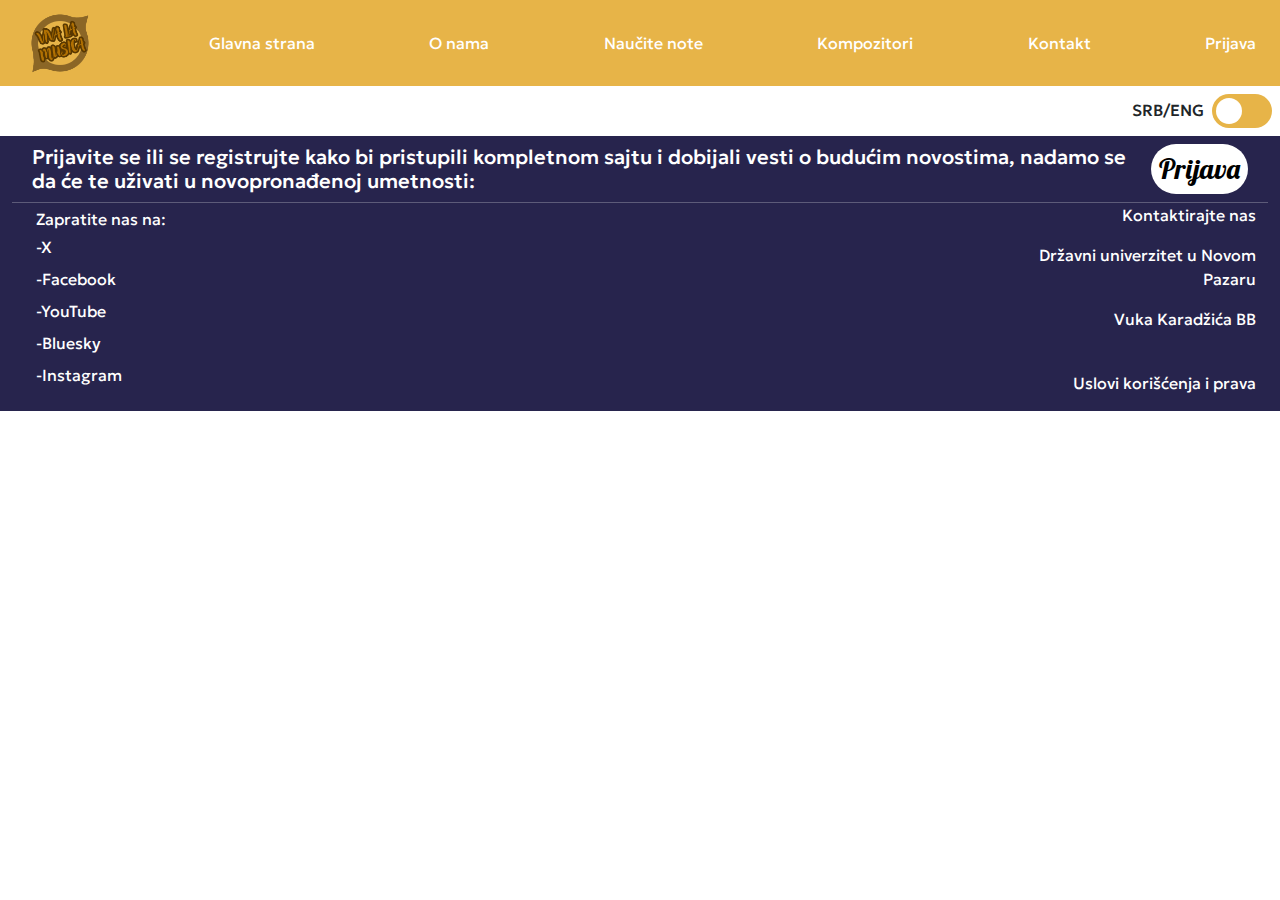
<file: kompozitori.html>
<!DOCTYPE html>
<html lang="en">
<head>
    <meta charset="UTF-8">
    <meta name="viewport" content="width=device-width, initial-scale=1.0">
    <link rel="stylesheet" href="style.css">
    <link rel="stylesheet" href="./material/css/bootstrap.css">
    <link rel="preconnect" href="https://fonts.googleapis.com">
    <link rel="preconnect" href="https://fonts.gstatic.com" crossorigin>
    <link href="https://fonts.googleapis.com/css2?family=Geologica:wght@100..900&family=Lobster&display=swap" rel="stylesheet">
    <title>Viva La Musica</title>
</head>
<body>
    <nav class="navbar container-fluid bg-primary navbar-expand-sm sticky-top" id="mainNavbar">
        <ul class="nav container-fluid justify-content-between px-lg-4 text-white">
            <li class="nav-item">
                <img id="logo" src="./material/Pictures/VIVA LA MUSICA LOGO.png" alt="Image Not Loaded"">
            </li>
            <li class="nav-item">
                <a href="./index.html">
                    <p name="sr" class="m-0">Glavna strana</p>
                    <p name="en" class="m-0">Main page</p>
                </a>
            </li>
            <li class="nav-item">
                <a href="./oNama.html">
                    <p name="sr" class="m-0">O nama</p>
                    <p name="en" class="m-0">About us</p>
                </a>
            </li>
            <li class="nav-item">
                <a href="./nauciteNote.html">
                    <p name="sr" class="m-0">Naučite note</p>
                    <p name="en" class="m-0">Learn music notes</p>
                </a>
            </li>
            <li class="nav-item">
                <a href="./kompozitori.html">
                    <p name="sr" class="m-0">Kompozitori</p>
                    <p name="en" class="m-0">Composers</p>
                </a>
            </li>
            <li class="nav-item">
                <a href="./kontakt.html">
                    <p name="sr" class="m-0">Kontakt</p>
                    <p name="en" class="m-0">Contact</p>
                </a>
            </li>
            <li class="nav-item" name="toLogIn">
                <p name="sr" class="m-0 cursor-pointer" data-bs-toggle="modal" data-bs-target="#logInModal">Prijava</p>
                <p name="en" class="m-0 cursor-pointer" data-bs-toggle="modal" data-bs-target="#logInModal">Log in</p>
            </li>
            <li class="nav-item" name="loggedIn">
                <p name="sr" class="m-0 cursor-pointer" onclick="logOut()">Odjava</p>
                <p name="en" class="m-0 cursor-pointer" onclick="logOut()">Log out</p>
            </li>
        </ul>
    </nav>
    <nav class="dropdown container-fluid bg-primary sticky-top" id="dropdownNavbar">
        <button class="btn bg-primary dropdown-toggle w-100" type="button" id="dropdownNabar" data-bs-toggle="dropdown" aria-haspopup="true" aria-expanded="false">
            <img id="logo" src="./material/Pictures/VIVA LA MUSICA LOGO.png" alt="Image Not Loaded">
        </button>
        <ul class="dropdown-menu container-fluid justify-content-center align-items-center text-center bg-primary px-lg-4" aria-labelledby="dropdownNabar">
            <li class="dropdown-item">
                <a href="./index.html">
                    <p name="sr" class="m-0">Glavna strana</p>
                    <p name="en" class="m-0">Main page</p>
                </a>
            </li>
            <li class="dropdown-item">
                <a href="./oNama.html">
                    <p name="sr" class="m-0">O nama</p>
                    <p name="en" class="m-0">About us</p>
                </a>
            </li>
            <li class="dropdown-item">
                <a href="./nauciteNote.html">
                    <p name="sr" class="m-0">Naučite note</p>
                    <p name="en" class="m-0">Learn music notes</p>
                </a>
            </li>
            <li class="dropdown-item">
                <a href="./kompozitori.html">
                    <p name="sr" class="m-0">Kompozitori</p>
                    <p name="en" class="m-0">Composers</p>
                </a>
            </li>
            <li class="dropdown-item">
                <a href="./kontakt.html">
                    <p name="sr" class="m-0">Kontakt</p>
                    <p name="en" class="m-0">Contact</p>
                </a>
            </li>
            <li class="dropdown-item" name="toLogIn">
                <p name="sr" class="m-0 cursor-pointer" data-bs-toggle="modal" data-bs-target="#logInModal">Prijava</p>
                <p name="en" class="m-0 cursor-pointer" data-bs-toggle="modal" data-bs-target="#logInModal">Log in</p>
            </li>
            <li class="dropdown-item" name="loggedIn">
                <p name="sr" class="m-0 cursor-pointer" onclick="logOut()">Odjava</p>
                <p name="en" class="m-0 cursor-pointer" onclick="logOut()">Log out</p>
            </li>
        </ul>
    </nav>
    <div class="container-fluid d-flex justify-content-end align-items-center p-2">
        <h6 class="m-0 pe-2">SRB/ENG</h6>
        <label class="switch ">
            <input type="checkbox" class="default" onclick="changeLanguage()">
            <span class="slider round"></span>
        </label>
    </div>
    <div class="container-fluid w-75" id="mainComposerContainer"></div>
    <div class="container-fluid d-flex bg-dark text-white flex-column">
        <div class="container-fluid d-flex justify-content-around align-items-center">
            <h5 name="sr" class="m-0 p-2">Prijavite se ili se registrujte kako bi pristupili kompletnom sajtu i dobijali vesti o budućim novostima, nadamo se da će te uživati u novopronađenoj umetnosti:</h5>
            <h5 name="en" class="m-0 p-2">Sign in or register to access the full site and receive news of future updates, we hope you enjoy the newfound art:</h5>
            <button class="border-0 bg-white rounded-5 p-2 m-2" data-bs-toggle="modal" data-bs-target="#logInModal">
                <h3 name="sr" class="m-0 cursor-pointer">Prijava</h3>
                <h3 name="en" class="m-0 cursor-pointer">Log in</g3>
            </button>
        </div>
        <hr class="m-0">
        <div class="container-fluid d-flex h">
            <div class="container-fluid d-flex flex-column justify-content-center">
                <p name="sr" class="m-0">Zapratite nas na:</p>
                <p name="en" class="m-0">Follow us on:</p>
                <ul class="list-unstyled lh-lg">
                    <li><a href="https://www.x.com/">-X</a></li>
                    <li><a href="https://www.facebook.com/">-Facebook</a></li>
                    <li><a href="https://www.youtube.com/">-YouTube</a></li>
                    <li><a href="https://bsky.app/">-Bluesky</a></li>
                    <li><a href="https://www.instagram.com/">-Instagram</a></li>
                </ul>
            </div>
            <div class="align-self-end text-end d-flex flex-column">
                <a href="./kontakt.html">
                    <p name="sr">Kontaktirajte nas</p>
                    <p name="en">Contact us</p>
                </a>
                <p name="sr">Državni univerzitet u Novom Pazaru</p>
                <p name="en">State university of Novi Pazar</p>
                <p>Vuka Karadžića BB</p>
                <br>
                <p name="sr">Uslovi korišćenja i prava</p>
                <p name="en">Terms of use and rights</p>
            </div>
        </div>
    </div>
    <div class="modal fade" id="logInModal" aria-hidden="true" aria-labelledby="logInModalLabel" tabindex="-1">
        <div class="modal-dialog modal-dialog-centered">
            <div class="modal-content">
                <div class="modal-header d-flex justify-content-center flex-column border-0 bg-primary">
                    <div class="container-fluid d-flex justify-content-end">
                        <button class="btn-close" data-bs-dismiss="modal" aria-label="Close"></button>
                    </div>
                    <h1 name="sr" class="text-dark modal-title" id="logInModalLabel">Prijava</h1>
                    <h1 name="en" class="text-dark">Log in</h1>
                </div>
                <div class="modal-body bg-primary">
                    <div class="container-fluid d-flex flex-column justify-content-center align-items-center">
                        <label for="logInEmailInput" class="w-75 d-flex justify-content-start form-label">Email</label>
                        <input type="email" name="logInEmailInput" id="logInEmailInput" class="w-75 p-2 rounded-3 border-0">
                        <label for="logInPasswordInput" class="w-75 d-flex justify-content-start form-label">
                            <p name="sr" class="w-auto m-0">Lozinka</p>
                            <p name="en" class="w-auto m-0">Password</p>
                        </label>
                        <input type="password" name="logInPasswordInput" id="logInPasswordInput" class="w-75 p-2 rounded-3 border-0">
                    </div>
                    <div class="container-fluid d-flex flex-column justify-content-center align-items-center">
                        <p name="sr" class="text-info cursor-pointer" data-bs-toggle="modal" data-bs-target="#registerModal">Nemate nalog? Registrujte se</p>
                        <p name="en" class="text-info cursor-pointer" data-bs-toggle="modal" data-bs-target="#registerModal">Don't have an account? Register</p>
                        <p name="sr" class="text-info cursor-pointer" onclick="forgotPassword()">Zaboravio/la sam lozinku</p>
                        <p name="en" class="text-info cursor-pointer" onclick="forgotPassword()">I forgot the password</p>
                    </div>
                </div>
                <div class="modal-footer bg-primary d-flex justify-content-center border-0">
                    <button type="submit" class="w-auto bg-secondary border-0 rounded-5 h-auto p-3" onclick="logIn()" data-bs-dismiss="modal">
                        <h3 name="sr" class="text-white m-0">Prijavte se</h3>
                        <h3 name="en" class="text-white m-0">Log in</h3>
                    </button>
                </div>
            </div>
        </div>
    </div>
    <div class="modal fade" id="registerModal" aria-hidden="true" aria-labelledby="registerModalLabel" tabindex="-1">
        <div class="modal-dialog modal-dialog-centered">
            <div class="modal-content">
                <div class="modal-header d-flex justify-content-center flex-column border-0 bg-primary">
                    <div class="container-fluid d-flex justify-content-end">
                        <button class="btn-close" data-bs-dismiss="modal" aria-label="Close"></button>
                    </div>
                    <h1 name="sr" class="text-dark">Registracija</h1>
                    <h1 name="en" class="text-dark">Registration</h1>
                </div>
                <div class="modal-body bg-primary">
                    <div class="container-fluid d-flex flex-column justify-content-center align-items-center">
                        <label for="registerEmailInput" class="w-75 d-flex justify-content-start">Email</label>
                        <input type="email" name="registerEmailInput" id="registerEmailInput" class="w-75 p-2 rounded-3 border-0">
                        <label for="registerPasswordInput" class="w-75 d-flex justify-content-start">
                            <p name="sr" class="w-auto m-0">Lozinka</p>
                            <p name="en" class="w-auto m-0">Passowrd</p>
                        </label>
                        <input type="password" name="registerPasswordInput" id="registerPasswordInput" class="w-75 p-2 rounded-3 border-0">
                        <label for="registerPasswordInputConfirm" class="w-75 d-flex justify-content-start">
                            <p name="sr" class="w-auto m-0">Ponovite lozinku</p>
                            <p name="en" class="w-auto m-0">Repeat password</p>
                        </label>
                        <input type="password" name="registerPasswordInputConfirm" id="registerPasswordInputConfirm" class="w-75 p-2 rounded-3 border-0">
                    </div>
                    <div class="container-fluid d-flex flex-column justify-content-center align-items-center">
                        <p name="sr" class="text-info cursor-pointer" data-bs-toggle="modal" data-bs-target="#logInModal">Imate nalog? Prijavite se</p>
                        <p name="en" class="text-info cursor-pointer" data-bs-toggle="modal" data-bs-target="#logInModal">Already have an account? Log in</p>
                        <p name="sr" class="text-info cursor-pointer" onclick="forgotPassword()">Zaboravio/la sam lozinku</p>
                        <p name="en" class="text-info cursor-pointer" onclick="forgotPassword()">I forgot the password</p>
                    </div>
                </div>
                <div class="modal-footer bg-primary d-flex justify-content-center border-0">
                    <button type="submit" class="w-auto bg-secondary border-0 rounded-5 h-auto p-3" onclick="registration()" data-bs-dismiss="modal">
                        <h3 name="sr" class="text-white m-0">Registrujte se</h3>
                        <h3 name="en" class="text-white m-0">Register</h3>
                    </button>
                </div>
            </div>
        </div>
    </div>
<script src="./index.js"></script>
<script src="./material/js/bootstrap.bundle.js"></script>
</body>
</html>
</file>
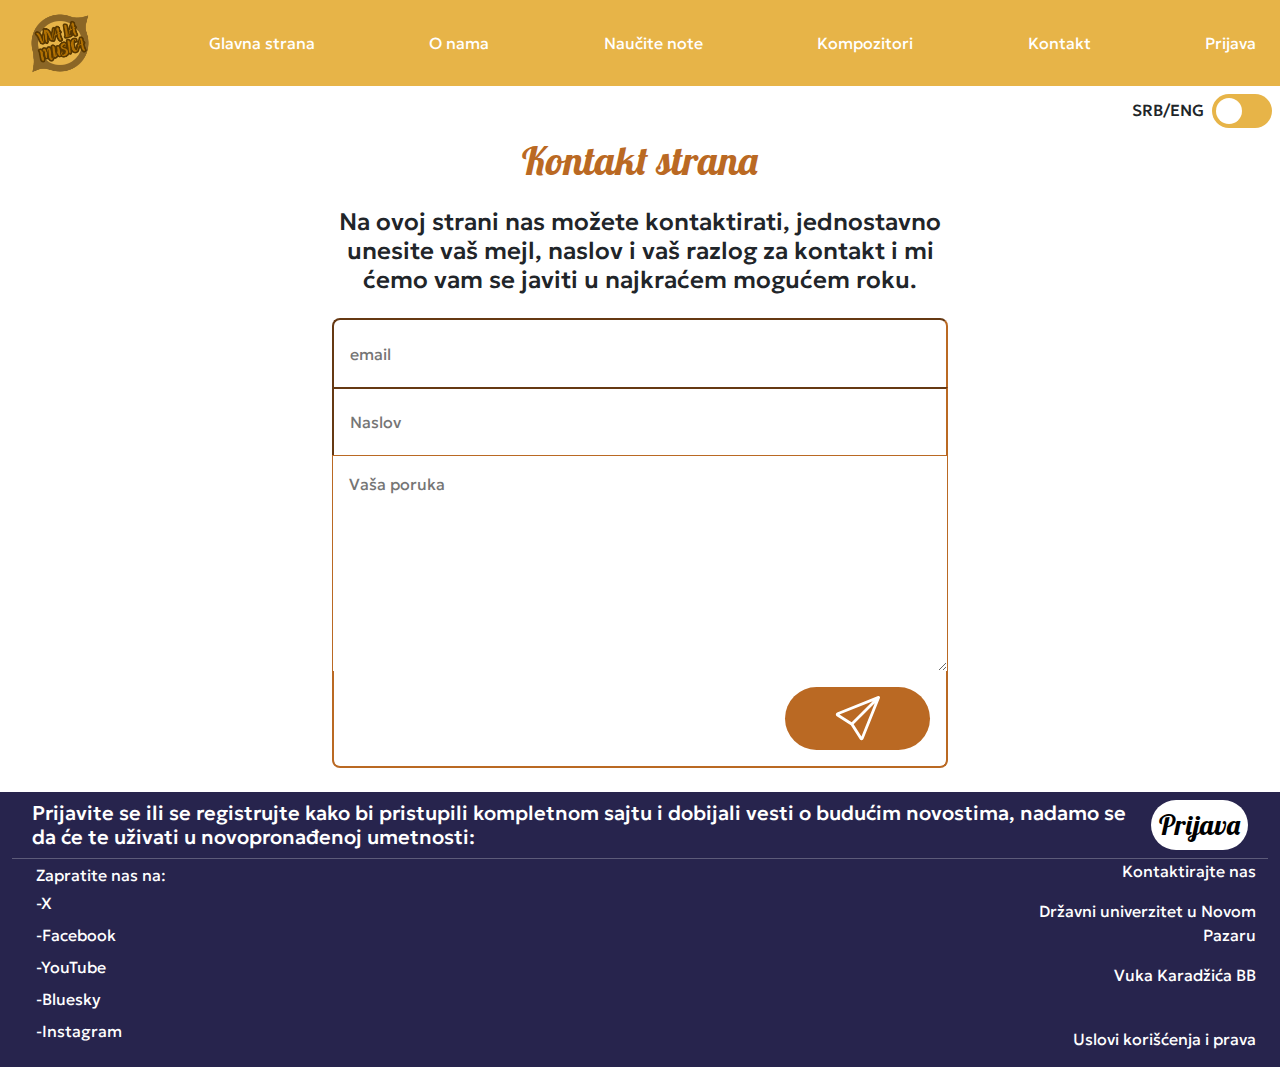
<file: kontakt.html>
<!DOCTYPE html>
<html lang="en">
<head>
    <meta charset="UTF-8">
    <meta name="viewport" content="width=device-width, initial-scale=1.0">
    <link rel="stylesheet" href="style.css">
    <link rel="stylesheet" href="./material/css/bootstrap.css">
    <link rel="preconnect" href="https://fonts.googleapis.com">
    <link rel="preconnect" href="https://fonts.gstatic.com" crossorigin>
    <link href="https://fonts.googleapis.com/css2?family=Geologica:wght@100..900&family=Lobster&display=swap" rel="stylesheet">
    <title>Viva La Musica</title>
</head>
<body>
    <nav class="navbar container-fluid bg-primary sticky-top" id="mainNavbar">
        <ul class="nav container-fluid justify-content-between px-lg-4 text-white font-geoloica">
            <li class="nav-item">
                <img id="logo" src="./material/Pictures/VIVA LA MUSICA LOGO.png" alt="Image Not Loaded"">
            </li>
            <li class="nav-item">
                <a href="./index.html">
                    <p name="sr" class="m-0">Glavna strana</p>
                    <p name="en" class="m-0">Main page</p>
                </a>
            </li>
            <li class="nav-item">
                <a href="./oNama.html">
                    <p name="sr" class="m-0">O nama</p>
                    <p name="en" class="m-0">About us</p>
                </a>
            </li>
            <li class="nav-item">
                <a href="./nauciteNote.html">
                    <p name="sr" class="m-0">Naučite note</p>
                    <p name="en" class="m-0">Learn music notes</p>
                </a>
            </li>
            <li class="nav-item">
                <a onclick="enterComposers()" class="cursor-pointer">
                    <p name="sr" class="m-0">Kompozitori</p>
                    <p name="en" class="m-0">Composers</p>
                </a>
            </li>
            <li class="nav-item">
                <a href="./kontakt.html">
                    <p name="sr" class="m-0">Kontakt</p>
                    <p name="en" class="m-0">Contact</p>
                </a>
            </li>
            <li class="nav-item" name="toLogIn">
                <p name="sr" class="m-0 cursor-pointer" data-bs-toggle="modal" data-bs-target="#logInModal">Prijava</p>
                <p name="en" class="m-0 cursor-pointer" data-bs-toggle="modal" data-bs-target="#logInModal">Log in</p>
            </li>
            <li class="nav-item" name="loggedIn">
                <p name="sr" class="m-0 cursor-pointer" onclick="logOut()">Odjava</p>
                <p name="en" class="m-0 cursor-pointer" onclick="logOut()">Log out</p>
            </li>
        </ul>
    </nav>
    <nav class="dropdown container-fluid bg-primary sticky-top align-middle" id="dropdownNavbar">
        <button class="btn bg-primary dropdown-toggle w-100 m-0" type="button" id="dropdownNabar" data-bs-toggle="dropdown" aria-haspopup="true" aria-expanded="false">
            <img id="logo" src="./material/Pictures/VIVA LA MUSICA LOGO.png" alt="Image Not Loaded">
        </button>
        <ul class="dropdown-menu container-fluid justify-content-center align-items-center text-center bg-primary px-lg-4" aria-labelledby="dropdownNabar">
            <li class="dropdown-item">
                <a href="./index.html">
                    <p name="sr" class="m-0">Glavna strana</p>
                    <p name="en" class="m-0">Main page</p>
                </a>
            </li>
            <li class="dropdown-item">
                <a href="./oNama.html">
                    <p name="sr" class="m-0">O nama</p>
                    <p name="en" class="m-0">About us</p>
                </a>
            </li>
            <li class="dropdown-item">
                <a href="./nauciteNote.html">
                    <p name="sr" class="m-0">Naučite note</p>
                    <p name="en" class="m-0">Learn music notes</p>
                </a>
            </li>
            <li class="dropdown-item">
                <a onclick="enterComposers()" class="cursor-pointer">
                    <p name="sr" class="m-0">Kompozitori</p>
                    <p name="en" class="m-0">Composers</p>
                </a>
            </li>
            <li class="dropdown-item">
                <a href="./kontakt.html">
                    <p name="sr" class="m-0">Kontakt</p>
                    <p name="en" class="m-0">Contact</p>
                </a>
            </li>
            <li class="dropdown-item" name="toLogIn">
                <p name="sr" class="m-0 cursor-pointer" data-bs-toggle="modal" data-bs-target="#logInModal">Prijava</p>
                <p name="en" class="m-0 cursor-pointer" data-bs-toggle="modal" data-bs-target="#logInModal">Log in</p>
            </li>
            <li class="dropdown-item" name="loggedIn">
                <p name="sr" class="m-0 cursor-pointer" onclick="logOut()">Odjava</p>
                <p name="en" class="m-0 cursor-pointer" onclick="logOut()">Log out</p>
            </li>
        </ul>
    </nav>
    <div class="container-fluid d-flex justify-content-end align-items-center p-2">
        <h6 class="m-0 pe-2">SRB/ENG</h6>
        <label class="switch ">
            <input type="checkbox" class="default" onclick="changeLanguage()">
            <span class="slider round"></span>
        </label>
    </div>
    <div class="container-fluid w-100 d-flex justify-content-center align-items-center mb-3 text-secondary">
        <h1 name="sr">Kontakt strana</h1>
        <h1 name="en">Contact page</h1>
    </div>
    <div class="container-sm w-50 d-flex justify-content-center align-items-center align-content-center text-center mb-3">
        <h4 name="sr">Na ovoj strani nas možete kontaktirati, jednostavno unesite vaš mejl, naslov i vaš razlog za kontakt i mi ćemo vam se javiti u najkraćem mogućem roku.</h4>
        <h4 name="en">On this page you can contact us, simply enter your email, title and your reason for contacting us and we will get back to you in the shortest possible time.</h4>
    </div>
    <div class="container-fluid w-100 h-50 d-flex justify-content-center align-items-center">
        <div class="container-fluid w-100 d-flex flex-column justify-content-center align-items-center h-100">
            <input type="email" name="contactEmailInput" id="contactEmailInput" placeholder="email" class="w-50 h-25 p-3 border-secondary border-bottom-0 rounded-top-3">
            <label for="contactEmailInput"></label>
            <input type="text" name="contactTitleInput" id="contactTitleInput" placeholder="Naslov" class="w-50 h-25 p-3 border-secondary border-bottom-0">
            <label for="contactTitleInput"></label>
            <textarea name="contactMessageInput" id="contactMessageInput" placeholder="Vaša poruka" class="w-50 h-100 p-3 border-secondary border-bottom-0"></textarea>
            <label for="contactMessageInput""></label>
            <div class="container-sm w-50 border border-2 border-secondary border-top-0 rounded-bottom-3 d-flex justify-content-end p-3">
                <button type="submit" class="w-25 h-100 bg-secondary border-0 text-white rounded-5 d-flex justify-content-center align-items-center align-content-center fs-6-sm" onclick="sendForContact()">
                    <svg xmlns="http://www.w3.org/2000/svg" width="45" height="45" fill="currentColor" class="bi bi-send m-2" viewBox="0 0 16 16">
                        <path d="M15.854.146a.5.5 0 0 1 .11.54l-5.819 14.547a.75.75 0 0 1-1.329.124l-3.178-4.995L.643 7.184a.75.75 0 0 1 .124-1.33L15.314.037a.5.5 0 0 1 .54.11ZM6.636 10.07l2.761 4.338L14.13 2.576zm6.787-8.201L1.591 6.602l4.339 2.76z"/>
                    </svg>
                </button>
            </div>
        </div>
    </div>
    <br>
    <div class="container-fluid d-flex bg-dark text-white flex-column">
        <div class="container-fluid d-flex justify-content-around align-items-center">
            <h5 name="sr" class="m-0 p-2">Prijavite se ili se registrujte kako bi pristupili kompletnom sajtu i dobijali vesti o budućim novostima, nadamo se da će te uživati u novopronađenoj umetnosti:</h5>
            <h5 name="en" class="m-0 p-2">Sign in or register to access the full site and receive news of future updates, we hope you enjoy the newfound art:</h5>
            <button class="border-0 bg-white rounded-5 p-2 m-2" data-bs-toggle="modal" data-bs-target="#logInModal">
                <h3 name="sr" class="m-0 cursor-pointer">Prijava</h3>
                <h3 name="en" class="m-0 cursor-pointer">Log in</g3>
            </button>
        </div>
        <hr class="m-0">
        <div class="container-fluid d-flex h">
            <div class="container-fluid d-flex flex-column justify-content-center">
                <p name="sr" class="m-0">Zapratite nas na:</p>
                <p name="en" class="m-0">Follow us on:</p>
                <ul class="list-unstyled lh-lg">
                    <li><a href="https://www.x.com/">-X</a></li>
                    <li><a href="https://www.facebook.com/">-Facebook</a></li>
                    <li><a href="https://www.youtube.com/">-YouTube</a></li>
                    <li><a href="https://bsky.app/">-Bluesky</a></li>
                    <li><a href="https://www.instagram.com/">-Instagram</a></li>
                </ul>
            </div>
            <div class="align-self-end text-end d-flex flex-column">
                <a href="./kontakt.html">
                    <p name="sr">Kontaktirajte nas</p>
                    <p name="en">Contact us</p>
                </a>
                <p name="sr">Državni univerzitet u Novom Pazaru</p>
                <p name="en">State university of Novi Pazar</p>
                <p>Vuka Karadžića BB</p>
                <br>
                <p name="sr">Uslovi korišćenja i prava</p>
                <p name="en">Terms of use and rights</p>
            </div>
        </div>
    </div>
    <div class="modal fade" id="logInModal" aria-hidden="true" aria-labelledby="logInModalLabel" tabindex="-1">
        <div class="modal-dialog modal-dialog-centered">
            <div class="modal-content">
                <div class="modal-header d-flex justify-content-center flex-column border-0 bg-primary">
                    <div class="container-fluid d-flex justify-content-end">
                        <button class="btn-close" data-bs-dismiss="modal" aria-label="Close"></button>
                    </div>
                    <h1 name="sr" class="text-dark modal-title" id="logInModalLabel">Prijava</h1>
                    <h1 name="en" class="text-dark">Log in</h1>
                </div>
                <div class="modal-body bg-primary">
                    <div class="container-fluid d-flex flex-column justify-content-center align-items-center">
                        <label for="logInEmailInput" class="w-75 d-flex justify-content-start form-label">Email</label>
                        <input type="email" name="logInEmailInput" id="logInEmailInput" class="w-75 p-2 rounded-3 border-0">
                        <label for="logInPasswordInput" class="w-75 d-flex justify-content-start form-label">
                            <p name="sr" class="w-auto m-0">Lozinka</p>
                            <p name="en" class="w-auto m-0">Password</p>
                        </label>
                        <input type="password" name="logInPasswordInput" id="logInPasswordInput" class="w-75 p-2 rounded-3 border-0">
                    </div>
                    <div class="container-fluid d-flex flex-column justify-content-center align-items-center">
                        <p name="sr" class="text-info cursor-pointer" data-bs-toggle="modal" data-bs-target="#registerModal">Nemate nalog? Registrujte se</p>
                        <p name="en" class="text-info cursor-pointer" data-bs-toggle="modal" data-bs-target="#registerModal">Don't have an account? Register</p>
                        <p name="sr" class="text-info cursor-pointer" onclick="forgotPassword()">Zaboravio/la sam lozinku</p>
                        <p name="en" class="text-info cursor-pointer" onclick="forgotPassword()">I forgot the password</p>
                    </div>
                </div>
                <div class="modal-footer bg-primary d-flex justify-content-center border-0">
                    <button type="submit" class="w-auto bg-secondary border-0 rounded-5 h-auto p-3" onclick="logIn()" data-bs-dismiss="modal">
                        <h3 name="sr" class="text-white m-0">Prijavte se</h3>
                        <h3 name="en" class="text-white m-0">Log in</h3>
                    </button>
                </div>
            </div>
        </div>
    </div>
    <div class="modal fade" id="registerModal" aria-hidden="true" aria-labelledby="registerModalLabel" tabindex="-1">
        <div class="modal-dialog modal-dialog-centered">
            <div class="modal-content">
                <div class="modal-header d-flex justify-content-center flex-column border-0 bg-primary">
                    <div class="container-fluid d-flex justify-content-end">
                        <button class="btn-close" data-bs-dismiss="modal" aria-label="Close"></button>
                    </div>
                    <h1 name="sr" class="text-dark">Registracija</h1>
                    <h1 name="en" class="text-dark">Registration</h1>
                </div>
                <div class="modal-body bg-primary">
                    <div class="container-fluid d-flex flex-column justify-content-center align-items-center">
                        <label for="registerEmailInput" class="w-75 d-flex justify-content-start">Email</label>
                        <input type="email" name="registerEmailInput" id="registerEmailInput" class="w-75 p-2 rounded-3 border-0">
                        <label for="registerPasswordInput" class="w-75 d-flex justify-content-start">
                            <p name="sr" class="w-auto m-0">Lozinka</p>
                            <p name="en" class="w-auto m-0">Passowrd</p>
                        </label>
                        <input type="password" name="registerPasswordInput" id="registerPasswordInput" class="w-75 p-2 rounded-3 border-0">
                        <label for="registerPasswordInputConfirm" class="w-75 d-flex justify-content-start">
                            <p name="sr" class="w-auto m-0">Ponovite lozinku</p>
                            <p name="en" class="w-auto m-0">Repeat password</p>
                        </label>
                        <input type="password" name="registerPasswordInputConfirm" id="registerPasswordInputConfirm" class="w-75 p-2 rounded-3 border-0">
                    </div>
                    <div class="container-fluid d-flex flex-column justify-content-center align-items-center">
                        <p name="sr" class="text-info cursor-pointer" data-bs-toggle="modal" data-bs-target="#logInModal">Imate nalog? Prijavite se</p>
                        <p name="en" class="text-info cursor-pointer" data-bs-toggle="modal" data-bs-target="#logInModal">Already have an account? Log in</p>
                        <p name="sr" class="text-info cursor-pointer" onclick="forgotPassword()">Zaboravio/la sam lozinku</p>
                        <p name="en" class="text-info cursor-pointer" onclick="forgotPassword()">I forgot the password</p>
                    </div>
                </div>
                <div class="modal-footer bg-primary d-flex justify-content-center border-0">
                    <button type="submit" class="w-auto bg-secondary border-0 rounded-5 h-auto p-3" onclick="registration()" data-bs-dismiss="modal">
                        <h3 name="sr" class="text-white m-0">Registrujte se</h3>
                        <h3 name="en" class="text-white m-0">Register</h3>
                    </button>
                </div>
            </div>
        </div>
    </div>
<script src="./index.js"></script>
<script src="./material/js/bootstrap.bundle.js"></script>
</body>
</html>
</file>
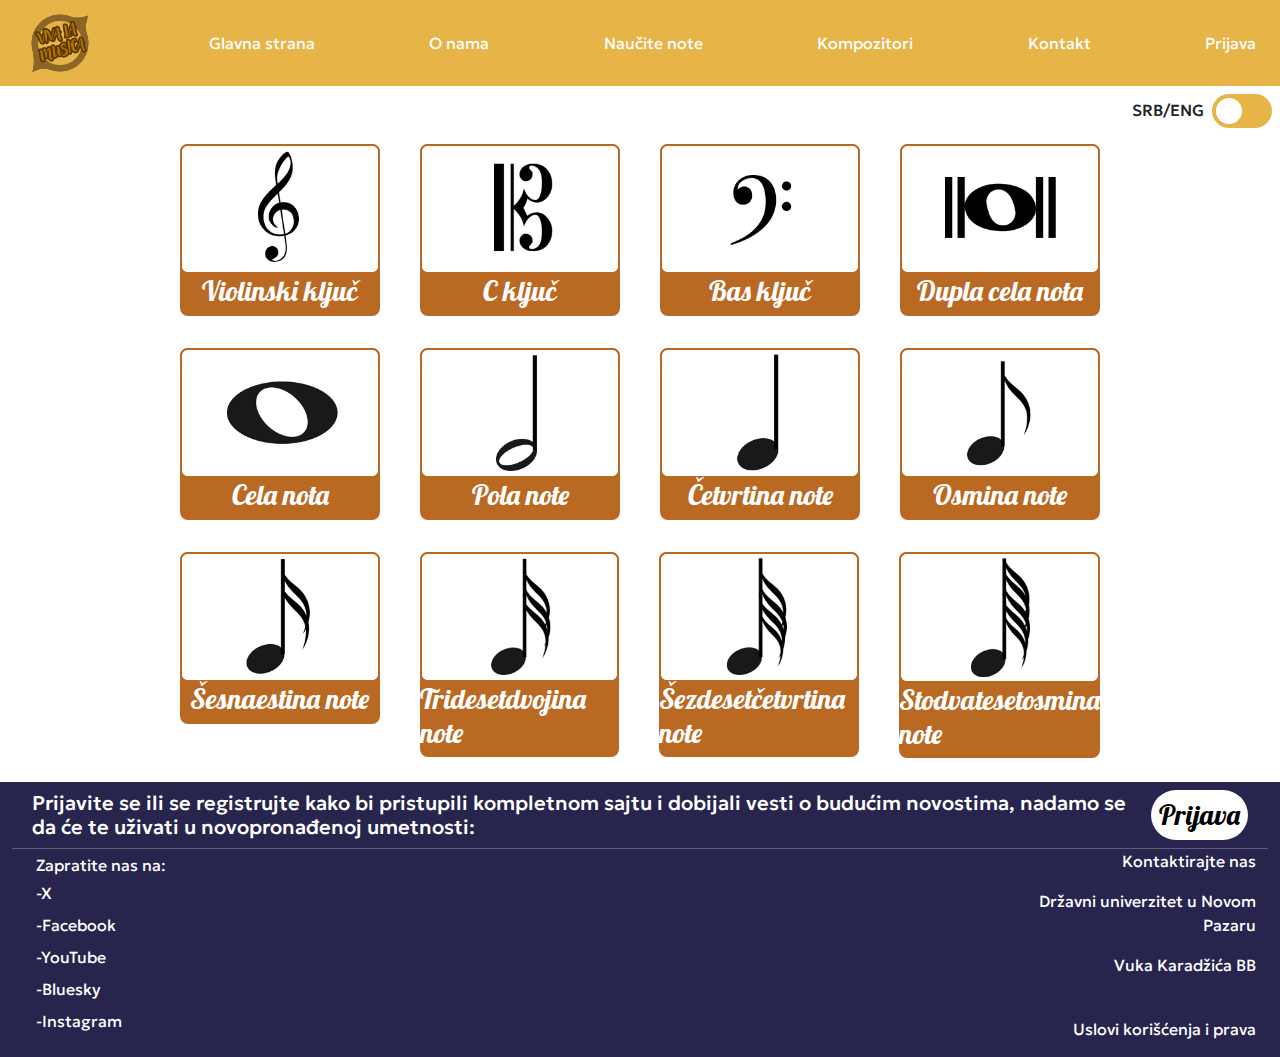
<file: nauciteNote.html>
<!DOCTYPE html>
<html lang="en">
<head>
    <meta charset="UTF-8">
    <meta name="viewport" content="width=device-width, initial-scale=1.0">
    <link rel="stylesheet" href="style.css">
    <link rel="stylesheet" href="./material/css/bootstrap.css">
    <link rel="preconnect" href="https://fonts.googleapis.com">
    <link rel="preconnect" href="https://fonts.gstatic.com" crossorigin>
    <link href="https://fonts.googleapis.com/css2?family=Geologica:wght@100..900&family=Lobster&display=swap" rel="stylesheet">
    <title>Viva La Musica</title>
</head>
<body>
    <nav class="navbar container-fluid sticky-top bg-primary" id="mainNavbar">
        <ul class="nav container-fluid justify-content-between px-lg-4 text-white">
            <li class="nav-item">
                <img id="logo" src="./material/Pictures/VIVA LA MUSICA LOGO.png" alt="Image Not Loaded" srcset="VIVA LA VIDA MUSICA.png">
            </li>
            <li class="nav-item">
                <a href="./index.html">
                    <p name="sr" class="m-0">Glavna strana</p>
                    <p name="en" class="m-0">Main page</p>
                </a>
            </li>
            <li class="nav-item">
                <a href="./oNama.html">
                    <p name="sr" class="m-0">O nama</p>
                    <p name="en" class="m-0">About us</p>
                </a>
            </li>
            <li class="nav-item">
                <a href="./nauciteNote.html">
                    <p name="sr" class="m-0">Naučite note</p>
                    <p name="en" class="m-0">Learn music notes</p>
                </a>
            </li>
            <li class="nav-item">
                <a onclick="enterComposers()" class="cursor-pointer">
                    <p name="sr" class="m-0">Kompozitori</p>
                    <p name="en" class="m-0">Composers</p>
                </a>
            </li>
            <li class="nav-item">
                <a href="./kontakt.html">
                    <p name="sr" class="m-0">Kontakt</p>
                    <p name="en" class="m-0">Contact</p>
                </a>
            </li>
            <li class="nav-item" name="toLogIn">
                <p name="sr" class="m-0 cursor-pointer" data-bs-toggle="modal" data-bs-target="#logInModal">Prijava</p>
                <p name="en" class="m-0 cursor-pointer" data-bs-toggle="modal" data-bs-target="#logInModal">Log in</p>
            </li>
            <li class="nav-item" name="loggedIn">
                <p name="sr" class="m-0 cursor-pointer" onclick="logOut()">Odjava</p>
                <p name="en" class="m-0 cursor-pointer" onclick="logOut()">Log out</p>
            </li>
        </ul>
    </nav>
    <nav class="dropdown container-fluid bg-primary sticky-top" id="dropdownNavbar">
        <button class="btn bg-primary dropdown-toggle w-100" type="button" id="dropdownNabar" data-bs-toggle="dropdown" aria-haspopup="true" aria-expanded="false">
            <img id="logo" src="./material/Pictures/VIVA LA MUSICA LOGO.png" alt="Image Not Loaded" srcset="VIVA LA VIDA MUSICA.png">
        </button>
        <ul class="dropdown-menu container-fluid justify-content-center align-items-center text-center bg-primary px-lg-4" aria-labelledby="dropdownNabar">
            <li class="dropdown-item">
                <a href="./index.html">
                    <p name="sr" class="m-0">Glavna strana</p>
                    <p name="en" class="m-0">Main page</p>
                </a>
            </li>
            <li class="dropdown-item">
                <a href="./oNama.html">
                    <p name="sr" class="m-0">O nama</p>
                    <p name="en" class="m-0">About us</p>
                </a>
            </li>
            <li class="dropdown-item">
                <a href="./nauciteNote.html">
                    <p name="sr" class="m-0">Naučite note</p>
                    <p name="en" class="m-0">Learn music notes</p>
                </a>
            </li>
            <li class="dropdown-item">
                <a onclick="enterComposers()" class="cursor-pointer">
                    <p name="sr" class="m-0">Kompozitori</p>
                    <p name="en" class="m-0">Composers</p>
                </a>
            </li>
            <li class="dropdown-item">
                <a href="./kontakt.html">
                    <p name="sr" class="m-0">Kontakt</p>
                    <p name="en" class="m-0">Contact</p>
                </a>
            </li>
            <li class="dropdown-item" name="toLogIn">
                <p name="sr" class="m-0 cursor-pointer" data-bs-toggle="modal" data-bs-target="#logInModal">Prijava</p>
                <p name="en" class="m-0 cursor-pointer" data-bs-toggle="modal" data-bs-target="#logInModal">Log in</p>
            </li>
            <li class="dropdown-item" name="loggedIn">
                <p name="sr" class="m-0 cursor-pointer" onclick="logOut()">Odjava</p>
                <p name="en" class="m-0 cursor-pointer" onclick="logOut()">Log out</p>
            </li>
        </ul>
    </nav>
    <div class="container-fluid d-flex justify-content-end align-items-center p-2">
        <h6 class="m-0 pe-2">SRB/ENG</h6>
        <label class="switch ">
            <input type="checkbox" class="default" onclick="changeLanguage()">
            <span class="slider round"></span>
        </label>
    </div>
    <div class="container-fluid w-75">
        <ul class="list-unstyled row">
            <li class="container col-md">
                <div class="bg-secondary rounded-3 m-2">
                    <div class="w-100 bg-white border border-2 border-secondary rounded-3 d-flex justify-content-center">
                        <img src="./material/Pictures/Notes/ViolinskiKljuc.png" alt="Image not loaded" class="w-100 h-100 rounded-2">
                    </div>
                    <div class="d-flex w-100 justify-content-center text-white">
                        <h3 name="sr">Violinski ključ</h3>
                        <h3 name="en">Treble clef</h3>
                    </div>
                </div>
            </li>
            <li class="container col-md">
                <div class="bg-secondary rounded-3 m-2">
                    <div class="w-100 bg-white border border-2 border-secondary rounded-3 d-flex justify-content-center">
                        <img src="./material/Pictures/Notes/CKljuc.png" alt="Image not loaded" class="w-100 h-100 rounded-2">
                    </div>
                    <div class="d-flex w-100 justify-content-center text-white">
                        <h3 name="sr">C ključ</h3>
                        <h3 name="en">C clef</h3>
                    </div>
                </div>
            </li>
            <li class="container col-md">
                <div class="bg-secondary rounded-3 m-2">
                    <div class="w-100 bg-white border border-2 border-secondary rounded-3 d-flex justify-content-center">
                        <img src="./material/Pictures/Notes/BasKljuc.png" alt="Image not loaded" class="w-100 h-100 rounded-2">
                    </div>
                    <div class="d-flex w-100 justify-content-center text-white">
                        <h3 name="sr">Bas ključ</h3>
                        <h3 name="en">Bass clef</h3>
                    </div>
                </div>
            </li>
            <li class="container col-md">
                <div class="bg-secondary rounded-3 m-2">
                    <div class="w-100 bg-white border border-2 border-secondary rounded-3 d-flex justify-content-center">
                        <img src="./material/Pictures/Notes/DubloCelaNota.png" alt="Image not loaded" class="w-100 h-100 rounded-2">
                    </div>
                    <div class="d-flex w-100 justify-content-center text-white">
                        <h3 name="sr">Dupla cela nota</h3>
                        <h3 name="en">Double whole note</h3>
                    </div>
                </div>
            </li>
        </ul>
        <ul class="list-unstyled row">
            <li class="container col-md">
                <div class="bg-secondary rounded-3 m-2">
                    <div class="w-100 bg-white border border-2 border-secondary rounded-3 d-flex justify-content-center">
                        <img src="./material/Pictures/Notes/CelaNota.png" alt="Image not loaded" class="w-100 h-100 rounded-2">
                    </div>
                    <div class="d-flex w-100 justify-content-center text-white">
                        <h3 name="sr">Cela nota</h3>
                        <h3 name="en">Whole note</h3>
                    </div>
                </div>
            </li>
            <li class="container col-md">
                <div class="bg-secondary rounded-3 m-2">
                    <div class="w-100 bg-white border border-2 border-secondary rounded-3 d-flex justify-content-center">
                        <img src="./material/Pictures/Notes/PolaNote.png" alt="Image not loaded" class="w-100 h-100 rounded-2">
                    </div>
                    <div class="d-flex w-100 justify-content-center text-white">
                        <h3 name="sr">Pola note</h3>
                        <h3 name="en">Half note</h3>
                    </div>
                </div>
            </li>
            <li class="container col-md">
                <div class="bg-secondary rounded-3 m-2">
                    <div class="w-100 bg-white border border-2 border-secondary rounded-3 d-flex justify-content-center">
                        <img src="./material/Pictures/Notes/CetvrtinaNote.png" alt="Image not loaded" class="w-100 h-100 rounded-2">
                    </div>
                    <div class="d-flex w-100 justify-content-center text-white">
                        <h3 name="sr">Četvrtina note</h3>
                        <h3 name="en">Quarter note</h3>
                    </div>
                </div>
            </li>
            <li class="container col-md">
                <div class="bg-secondary rounded-3 m-2">
                    <div class="w-100 bg-white border border-2 border-secondary rounded-3 d-flex justify-content-center">
                        <img src="./material/Pictures/Notes/OsminaNote.png" alt="Image not loaded" class="w-100 h-100 rounded-2">
                    </div>
                    <div class="d-flex w-100 justify-content-center text-white">
                        <h3 name="sr">Osmina note</h3>
                        <h3 name="en">Eighth note</h3>
                    </div>
                </div>
            </li>
        </ul>
        <ul class="list-unstyled row">
            <li class="container col-md">
                <div class="bg-secondary rounded-3 m-2">
                    <div class="w-100 bg-white border border-2 border-secondary rounded-3 d-flex justify-content-center">
                        <img src="./material/Pictures/Notes/SesnaestinaNote.png" alt="Image not loaded" class="w-100 h-100 rounded-2">
                    </div>
                    <div class="d-flex w-100 justify-content-center text-white">
                        <h3 name="sr">Šesnaestina note</h3>
                        <h3 name="en">Sixteenth note</h3>
                    </div>
                </div>
            </li>
            <li class="container col-md">
                <div class="bg-secondary rounded-3 m-2">
                    <div class="w-100 bg-white border border-2 border-secondary rounded-3 d-flex justify-content-center">
                        <img src="./material/Pictures/Notes/TridesetDvojinaNote.png" alt="Image not loaded" class="w-100 h-100 rounded-2">
                    </div>
                    <div class="d-flex w-100 justify-content-center text-white">
                        <h3 name="sr">Tridesetdvojina note</h3>
                        <h3 name="en">Thirty-second note</h3>
                    </div>
                </div>
            </li>
            <li class="container col-md">
                <div class="bg-secondary rounded-3 m-2">
                    <div class="w-100 bg-white border border-2 border-secondary rounded-3 d-flex justify-content-center">
                        <img src="./material/Pictures/Notes/SezdesetCetvrtinaNote.png" alt="Image not loaded" class="w-100 h-100 rounded-2">
                    </div>
                    <div class="d-flex w-100 justify-content-center text-white">
                        <h3 name="sr">Šezdesetčetvrtina note</h3>
                        <h3 name="en">Sixty-fourth note</h3>
                    </div>
                </div>
            </li>
            <li class="container col-md">
                <div class="bg-secondary rounded-3 m-2">
                    <div class="w-100 bg-white border border-2 border-secondary rounded-3 d-flex justify-content-center">
                        <img src="./material/Pictures/Notes/StoDvadesetOsminaNote.png" alt="Image not loaded" class="w-100 h-100 rounded-2">
                    </div>
                    <div class="d-flex w-100 justify-content-center text-white">
                        <h3 name="sr">Stodvatesetosmina note</h3>
                        <h3 name="en">Hundred twenty-eighth note</h3>
                    </div>
                </div>
            </li>
        </ul>
    </div>
    <div class="container-fluid d-flex bg-dark text-white flex-column">
        <div class="container-fluid d-flex justify-content-around align-items-center">
            <h5 name="sr" class="m-0 p-2">Prijavite se ili se registrujte kako bi pristupili kompletnom sajtu i dobijali vesti o budućim novostima, nadamo se da će te uživati u novopronađenoj umetnosti:</h5>
            <h5 name="en" class="m-0 p-2">Sign in or register to access the full site and receive news of future updates, we hope you enjoy the newfound art:</h5>
            <button class="border-0 bg-white rounded-5 p-2 m-2" data-bs-toggle="modal" data-bs-target="#logInModal">
                <h3 name="sr" class="m-0 cursor-pointer">Prijava</h3>
                <h3 name="en" class="m-0 cursor-pointer">Log in</g3>
            </button>
        </div>
        <hr class="m-0">
        <div class="container-fluid d-flex h">
            <div class="container-fluid d-flex flex-column justify-content-center">
                <p name="sr" class="m-0">Zapratite nas na:</p>
                <p name="en" class="m-0">Follow us on:</p>
                <ul class="list-unstyled lh-lg">
                    <li><a href="https://www.x.com/">-X</a></li>
                    <li><a href="https://www.facebook.com/">-Facebook</a></li>
                    <li><a href="https://www.youtube.com/">-YouTube</a></li>
                    <li><a href="https://bsky.app/">-Bluesky</a></li>
                    <li><a href="https://www.instagram.com/">-Instagram</a></li>
                </ul>
            </div>
            <div class="align-self-end text-end d-flex flex-column">
                <a href="./kontakt.html">
                    <p name="sr">Kontaktirajte nas</p>
                    <p name="en">Contact us</p>
                </a>
                <p name="sr">Državni univerzitet u Novom Pazaru</p>
                <p name="en">State university of Novi Pazar</p>
                <p>Vuka Karadžića BB</p>
                <br>
                <p name="sr">Uslovi korišćenja i prava</p>
                <p name="en">Terms of use and rights</p>
            </div>
        </div>
    </div>
    <div class="modal fade" id="logInModal" aria-hidden="true" aria-labelledby="logInModalLabel" tabindex="-1">
        <div class="modal-dialog modal-dialog-centered">
            <div class="modal-content">
                <div class="modal-header d-flex justify-content-center flex-column border-0 bg-primary">
                    <div class="container-fluid d-flex justify-content-end">
                        <button class="btn-close" data-bs-dismiss="modal" aria-label="Close"></button>
                    </div>
                    <h1 name="sr" class="text-dark modal-title" id="logInModalLabel">Prijava</h1>
                    <h1 name="en" class="text-dark">Log in</h1>
                </div>
                <div class="modal-body bg-primary">
                    <div class="container-fluid d-flex flex-column justify-content-center align-items-center">
                        <label for="logInEmailInput" class="w-75 d-flex justify-content-start form-label">Email</label>
                        <input type="email" name="logInEmailInput" id="logInEmailInput" class="w-75 p-2 rounded-3 border-0">
                        <label for="logInPasswordInput" class="w-75 d-flex justify-content-start form-label">
                            <p name="sr" class="w-auto m-0">Lozinka</p>
                            <p name="en" class="w-auto m-0">Password</p>
                        </label>
                        <input type="password" name="logInPasswordInput" id="logInPasswordInput" class="w-75 p-2 rounded-3 border-0">
                    </div>
                    <div class="container-fluid d-flex flex-column justify-content-center align-items-center">
                        <p name="sr" class="text-info cursor-pointer" data-bs-toggle="modal" data-bs-target="#registerModal">Nemate nalog? Registrujte se</p>
                        <p name="en" class="text-info cursor-pointer" data-bs-toggle="modal" data-bs-target="#registerModal">Don't have an account? Register</p>
                        <p name="sr" class="text-info cursor-pointer" onclick="forgotPassword()">Zaboravio/la sam lozinku</p>
                        <p name="en" class="text-info cursor-pointer" onclick="forgotPassword()">I forgot the password</p>
                    </div>
                </div>
                <div class="modal-footer bg-primary d-flex justify-content-center border-0">
                    <button type="submit" class="w-auto bg-secondary border-0 rounded-5 h-auto p-3" onclick="logIn()" data-bs-dismiss="modal">
                        <h3 name="sr" class="text-white m-0">Prijavte se</h3>
                        <h3 name="en" class="text-white m-0">Log in</h3>
                    </button>
                </div>
            </div>
        </div>
    </div>
    <div class="modal fade" id="registerModal" aria-hidden="true" aria-labelledby="registerModalLabel" tabindex="-1">
        <div class="modal-dialog modal-dialog-centered">
            <div class="modal-content">
                <div class="modal-header d-flex justify-content-center flex-column border-0 bg-primary">
                    <div class="container-fluid d-flex justify-content-end">
                        <button class="btn-close" data-bs-dismiss="modal" aria-label="Close"></button>
                    </div>
                    <h1 name="sr" class="text-dark">Registracija</h1>
                    <h1 name="en" class="text-dark">Registration</h1>
                </div>
                <div class="modal-body bg-primary">
                    <div class="container-fluid d-flex flex-column justify-content-center align-items-center">
                        <label for="registerEmailInput" class="w-75 d-flex justify-content-start">Email</label>
                        <input type="email" name="registerEmailInput" id="registerEmailInput" class="w-75 p-2 rounded-3 border-0">
                        <label for="registerPasswordInput" class="w-75 d-flex justify-content-start">
                            <p name="sr" class="w-auto m-0">Lozinka</p>
                            <p name="en" class="w-auto m-0">Passowrd</p>
                        </label>
                        <input type="password" name="registerPasswordInput" id="registerPasswordInput" class="w-75 p-2 rounded-3 border-0">
                        <label for="registerPasswordInputConfirm" class="w-75 d-flex justify-content-start">
                            <p name="sr" class="w-auto m-0">Ponovite lozinku</p>
                            <p name="en" class="w-auto m-0">Repeat password</p>
                        </label>
                        <input type="password" name="registerPasswordInputConfirm" id="registerPasswordInputConfirm" class="w-75 p-2 rounded-3 border-0">
                    </div>
                    <div class="container-fluid d-flex flex-column justify-content-center align-items-center">
                        <p name="sr" class="text-info cursor-pointer" data-bs-toggle="modal" data-bs-target="#logInModal">Imate nalog? Prijavite se</p>
                        <p name="en" class="text-info cursor-pointer" data-bs-toggle="modal" data-bs-target="#logInModal">Already have an account? Log in</p>
                        <p name="sr" class="text-info cursor-pointer" onclick="forgotPassword()">Zaboravio/la sam lozinku</p>
                        <p name="en" class="text-info cursor-pointer" onclick="forgotPassword()">I forgot the password</p>
                    </div>
                </div>
                <div class="modal-footer bg-primary d-flex justify-content-center border-0">
                    <button type="submit" class="w-auto bg-secondary border-0 rounded-5 h-auto p-3" onclick="registration()" data-bs-dismiss="modal">
                        <h3 name="sr" class="text-white m-0">Registrujte se</h3>
                        <h3 name="en" class="text-white m-0">Register</h3>
                    </button>
                </div>
            </div>
        </div>
    </div>
<script src="./index.js"></script>
<script src="./material/js/bootstrap.bundle.js"></script>
</body>
</html>
</file>
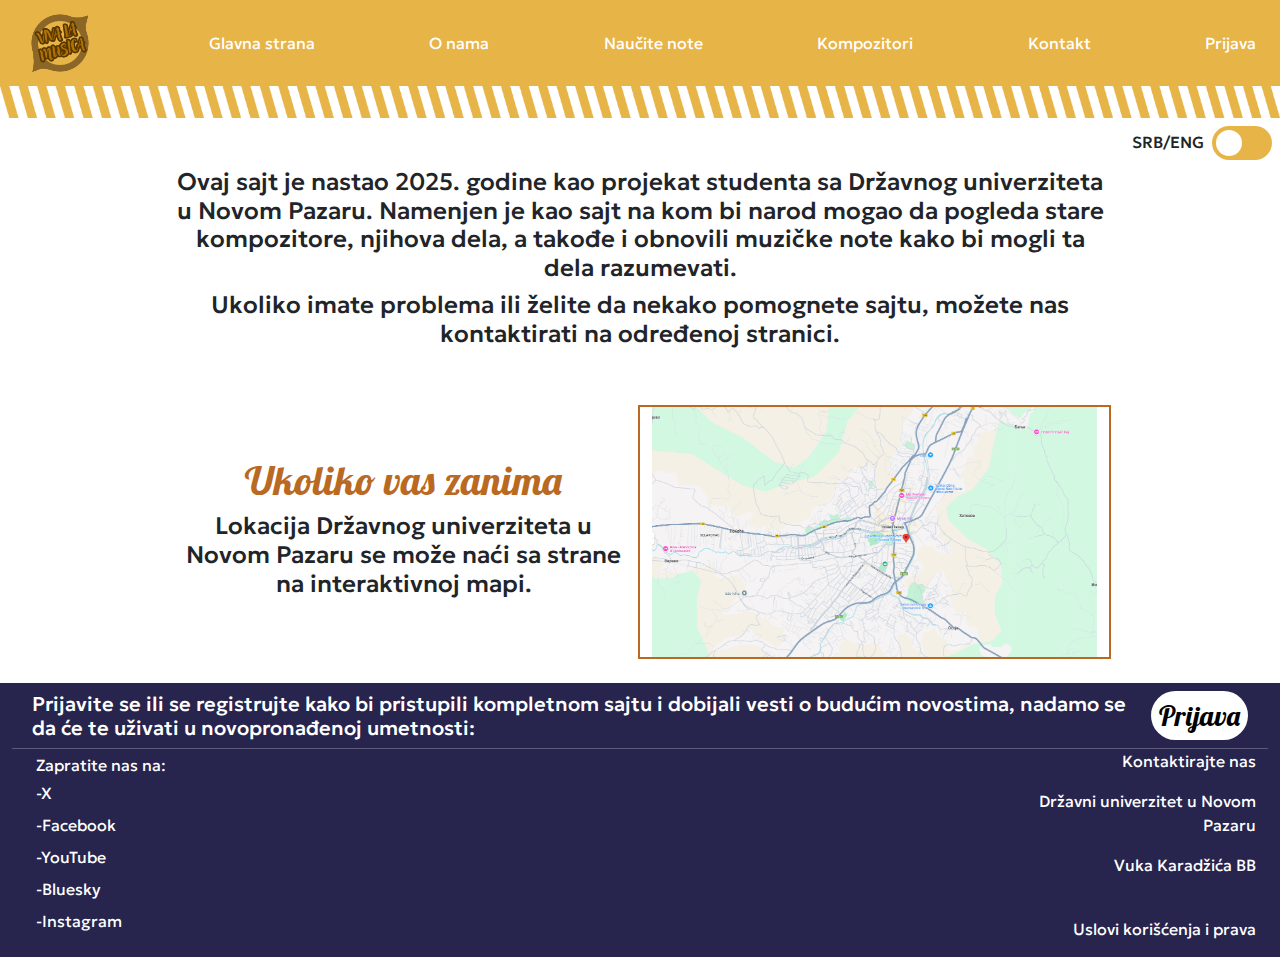
<file: oNama.html>
<!DOCTYPE html>
<html lang="en">
<head>
    <meta charset="UTF-8">
    <meta name="viewport" content="width=device-width, initial-scale=1.0">
    <link rel="stylesheet" href="style.css">
    <link rel="stylesheet" href="./material/css/bootstrap.css">
    <link rel="preconnect" href="https://fonts.googleapis.com">
    <link rel="preconnect" href="https://fonts.gstatic.com" crossorigin>
    <link href="https://fonts.googleapis.com/css2?family=Geologica:wght@100..900&family=Lobster&display=swap" rel="stylesheet">
    <title>Viva La Musica</title>
</head>
<body>
    <nav class="navbar container-fluid sticky-top bg-primary" id="mainNavbar">
        <ul class="nav container-fluid justify-content-between px-lg-4 text-white">
            <li class="nav-item">
                <img id="logo" src="./material/Pictures/VIVA LA MUSICA LOGO.png" alt="Image Not Loaded" srcset="VIVA LA VIDA MUSICA.png">
            </li>
            <li class="nav-item">
                <a href="./index.html">
                    <p name="sr" class="m-0">Glavna strana</p>
                    <p name="en" class="m-0">Main page</p>
                </a>
            </li>
            <li class="nav-item">
                <a href="./oNama.html">
                    <p name="sr" class="m-0">O nama</p>
                    <p name="en" class="m-0">About us</p>
                </a>
            </li>
            <li class="nav-item">
                <a href="./nauciteNote.html">
                    <p name="sr" class="m-0">Naučite note</p>
                    <p name="en" class="m-0">Learn music notes</p>
                </a>
            </li>
            <li class="nav-item">
                <a onclick="enterComposers()" class="cursor-pointer">
                    <p name="sr" class="m-0">Kompozitori</p>
                    <p name="en" class="m-0">Composers</p>
                </a>
            </li>
            <li class="nav-item">
                <a href="./kontakt.html">
                    <p name="sr" class="m-0">Kontakt</p>
                    <p name="en" class="m-0">Contact</p>
                </a>
            </li>
            <li class="nav-item" name="toLogIn">
                <p name="sr" class="m-0 cursor-pointer" data-bs-toggle="modal" data-bs-target="#logInModal">Prijava</p>
                <p name="en" class="m-0 cursor-pointer" data-bs-toggle="modal" data-bs-target="#logInModal">Log in</p>
            </li>
            <li class="nav-item" name="loggedIn">
                <p name="sr" class="m-0 cursor-pointer" onclick="logOut()">Odjava</p>
                <p name="en" class="m-0 cursor-pointer" onclick="logOut()">Log out</p>
            </li>
        </ul>
    </nav>
    <nav class="dropdown container-fluid bg-primary sticky-top" id="dropdownNavbar">
        <button class="btn bg-primary dropdown-toggle w-100" type="button" id="dropdownNabar" data-bs-toggle="dropdown" aria-haspopup="true" aria-expanded="false">
            <img id="logo" src="./material/Pictures/VIVA LA MUSICA LOGO.png" alt="Image Not Loaded">
        </button>
        <ul class="dropdown-menu container-fluid justify-content-center align-items-center text-center bg-primary px-lg-4" aria-labelledby="dropdownNabar">
            <li class="dropdown-item">
                <a href="./index.html">
                    <p name="sr" class="m-0">Glavna strana</p>
                    <p name="en" class="m-0">Main page</p>
                </a>
            </li>
            <li class="dropdown-item">
                <a href="./oNama.html">
                    <p name="sr" class="m-0">O nama</p>
                    <p name="en" class="m-0">About us</p>
                </a>
            </li>
            <li class="dropdown-item">
                <a href="./nauciteNote.html">
                    <p name="sr" class="m-0">Naučite note</p>
                    <p name="en" class="m-0">Learn music notes</p>
                </a>
            </li>
            <li class="dropdown-item">
                <a onclick="enterComposers()" class="cursor-pointer">
                    <p name="sr" class="m-0">Kompozitori</p>
                    <p name="en" class="m-0">Composers</p>
                </a>
            </li>
            <li class="dropdown-item">
                <a href="./kontakt.html">
                    <p name="sr" class="m-0">Kontakt</p>
                    <p name="en" class="m-0">Contact</p>
                </a>
            </li>
            <li class="dropdown-item" name="toLogIn">
                <p name="sr" class="m-0 cursor-pointer" data-bs-toggle="modal" data-bs-target="#logInModal">Prijava</p>
                <p name="en" class="m-0 cursor-pointer" data-bs-toggle="modal" data-bs-target="#logInModal">Log in</p>
            </li>
            <li class="dropdown-item" name="loggedIn">
                <p name="sr" class="m-0 cursor-pointer" onclick="logOut()">Odjava</p>
                <p name="en" class="m-0 cursor-pointer" onclick="logOut()">Log out</p>
            </li>
        </ul>
    </nav>
    <div>
        <img src="./material/Pictures/Component-2.png" alt="" class="w-100">
    </div>
    <div class="container-fluid d-flex justify-content-end align-items-center p-2">
        <h6 class="m-0 pe-2">SRB/ENG</h6>
        <label class="switch ">
            <input type="checkbox" class="default" onclick="changeLanguage()">
            <span class="slider round"></span>
        </label>
    </div>
    <div class="container-fluid w-75 text-center">
        <h4 name="sr">Ovaj sajt je nastao 2025. godine kao projekat studenta sa Državnog univerziteta u Novom Pazaru. Namenjen je kao sajt na kom bi narod mogao da pogleda stare kompozitore, njihova dela, a takođe i obnovili muzičke note kako bi mogli ta dela razumevati.</h4>
        <h4 name="sr">Ukoliko imate problema ili želite da nekako pomognete sajtu, možete nas kontaktirati na određenoj stranici.</h4>
        <h4 name="en">This site was created in 2025 as a project by a student from the State University of Novi Pazar It is intended as a site where people could look at old composers, their works, and also restored musical notes so that they could understand those works.</h4>
        <h4 name="en">If you have any problems or want to help the site in some way, you can contact us on the specific page.</h4>
    </div>
    <br>
    <br>
    <div class="container-fluid d-flex justify-content-between">
        <div class="container w-75">
            <div class="contrainer-fluid row">
                <div class="container-fluid w-25 d-flex flex-column justify-content-center align-items-center text-center col-sm">
                    <h1 name="sr" class="text-secondary">Ukoliko vas zanima</h1>
                    <h1 name="en" class="text-secondary">If you're interested</h1>
                    <h4 name="sr">Lokacija Državnog univerziteta u Novom Pazaru se može naći sa strane na interaktivnoj mapi.</h4>
                    <h4 name="en">The location of the State university of Novi Pazar can be found on the interactive map on the left.</h4>
                </div>
                <div class="container-fluid border border-2 border-secondary col-sm">
                    <img class="w-100 h-100" src="./material/Pictures/DUNPonMap.png" alt="Image not loaded">
                </div>
            </div>
        </div>
    </div>
    <br>
    <div class="container-fluid d-flex bg-dark text-white flex-column">
        <div class="container-fluid d-flex justify-content-around align-items-center">
            <h5 name="sr" class="m-0 p-2">Prijavite se ili se registrujte kako bi pristupili kompletnom sajtu i dobijali vesti o budućim novostima, nadamo se da će te uživati u novopronađenoj umetnosti:</h5>
            <h5 name="en" class="m-0 p-2">Sign in or register to access the full site and receive news of future updates, we hope you enjoy the newfound art:</h5>
            <button class="border-0 bg-white rounded-5 p-2 m-2" data-bs-toggle="modal" data-bs-target="#logInModal">
                <h3 name="sr" class="m-0 cursor-pointer">Prijava</h3>
                <h3 name="en" class="m-0 cursor-pointer">Log in</g3>
            </button>
        </div>
        <hr class="m-0">
        <div class="container-fluid d-flex h">
            <div class="container-fluid d-flex flex-column justify-content-center">
                <p name="sr" class="m-0">Zapratite nas na:</p>
                <p name="en" class="m-0">Follow us on:</p>
                <ul class="list-unstyled lh-lg">
                    <li><a href="https://www.x.com/">-X</a></li>
                    <li><a href="https://www.facebook.com/">-Facebook</a></li>
                    <li><a href="https://www.youtube.com/">-YouTube</a></li>
                    <li><a href="https://bsky.app/">-Bluesky</a></li>
                    <li><a href="https://www.instagram.com/">-Instagram</a></li>
                </ul>
            </div>
            <div class="align-self-end text-end d-flex flex-column">
                <a href="./kontakt.html">
                    <p name="sr">Kontaktirajte nas</p>
                    <p name="en">Contact us</p>
                </a>
                <p name="sr">Državni univerzitet u Novom Pazaru</p>
                <p name="en">State university of Novi Pazar</p>
                <p>Vuka Karadžića BB</p>
                <br>
                <p name="sr">Uslovi korišćenja i prava</p>
                <p name="en">Terms of use and rights</p>
            </div>
        </div>
    </div>
    <div class="modal fade" id="logInModal" aria-hidden="true" aria-labelledby="logInModalLabel" tabindex="-1">
        <div class="modal-dialog modal-dialog-centered">
            <div class="modal-content">
                <div class="modal-header d-flex justify-content-center flex-column border-0 bg-primary">
                    <div class="container-fluid d-flex justify-content-end">
                        <button class="btn-close" data-bs-dismiss="modal" aria-label="Close"></button>
                    </div>
                    <h1 name="sr" class="text-dark modal-title" id="logInModalLabel">Prijava</h1>
                    <h1 name="en" class="text-dark">Log in</h1>
                </div>
                <div class="modal-body bg-primary">
                    <div class="container-fluid d-flex flex-column justify-content-center align-items-center">
                        <label for="logInEmailInput" class="w-75 d-flex justify-content-start form-label">Email</label>
                        <input type="email" name="logInEmailInput" id="logInEmailInput" class="w-75 p-2 rounded-3 border-0">
                        <label for="logInPasswordInput" class="w-75 d-flex justify-content-start form-label">
                            <p name="sr" class="w-auto m-0">Lozinka</p>
                            <p name="en" class="w-auto m-0">Password</p>
                        </label>
                        <input type="password" name="logInPasswordInput" id="logInPasswordInput" class="w-75 p-2 rounded-3 border-0">
                    </div>
                    <div class="container-fluid d-flex flex-column justify-content-center align-items-center">
                        <p name="sr" class="text-info cursor-pointer" data-bs-toggle="modal" data-bs-target="#registerModal">Nemate nalog? Registrujte se</p>
                        <p name="en" class="text-info cursor-pointer" data-bs-toggle="modal" data-bs-target="#registerModal">Don't have an account? Register</p>
                        <p name="sr" class="text-info cursor-pointer" onclick="forgotPassword()">Zaboravio/la sam lozinku</p>
                        <p name="en" class="text-info cursor-pointer" onclick="forgotPassword()">I forgot the password</p>
                    </div>
                </div>
                <div class="modal-footer bg-primary d-flex justify-content-center border-0">
                    <button type="submit" class="w-auto bg-secondary border-0 rounded-5 h-auto p-3" onclick="logIn()" data-bs-dismiss="modal">
                        <h3 name="sr" class="text-white m-0">Prijavte se</h3>
                        <h3 name="en" class="text-white m-0">Log in</h3>
                    </button>
                </div>
            </div>
        </div>
    </div>
    <div class="modal fade" id="registerModal" aria-hidden="true" aria-labelledby="registerModalLabel" tabindex="-1">
        <div class="modal-dialog modal-dialog-centered">
            <div class="modal-content">
                <div class="modal-header d-flex justify-content-center flex-column border-0 bg-primary">
                    <div class="container-fluid d-flex justify-content-end">
                        <button class="btn-close" data-bs-dismiss="modal" aria-label="Close"></button>
                    </div>
                    <h1 name="sr" class="text-dark">Registracija</h1>
                    <h1 name="en" class="text-dark">Registration</h1>
                </div>
                <div class="modal-body bg-primary">
                    <div class="container-fluid d-flex flex-column justify-content-center align-items-center">
                        <label for="registerEmailInput" class="w-75 d-flex justify-content-start">Email</label>
                        <input type="email" name="registerEmailInput" id="registerEmailInput" class="w-75 p-2 rounded-3 border-0">
                        <label for="registerPasswordInput" class="w-75 d-flex justify-content-start">
                            <p name="sr" class="w-auto m-0">Lozinka</p>
                            <p name="en" class="w-auto m-0">Passowrd</p>
                        </label>
                        <input type="password" name="registerPasswordInput" id="registerPasswordInput" class="w-75 p-2 rounded-3 border-0">
                        <label for="registerPasswordInputConfirm" class="w-75 d-flex justify-content-start">
                            <p name="sr" class="w-auto m-0">Ponovite lozinku</p>
                            <p name="en" class="w-auto m-0">Repeat password</p>
                        </label>
                        <input type="password" name="registerPasswordInputConfirm" id="registerPasswordInputConfirm" class="w-75 p-2 rounded-3 border-0">
                    </div>
                    <div class="container-fluid d-flex flex-column justify-content-center align-items-center">
                        <p name="sr" class="text-info cursor-pointer" data-bs-toggle="modal" data-bs-target="#logInModal">Imate nalog? Prijavite se</p>
                        <p name="en" class="text-info cursor-pointer" data-bs-toggle="modal" data-bs-target="#logInModal">Already have an account? Log in</p>
                        <p name="sr" class="text-info cursor-pointer" onclick="forgotPassword()">Zaboravio/la sam lozinku</p>
                        <p name="en" class="text-info cursor-pointer" onclick="forgotPassword()">I forgot the password</p>
                    </div>
                </div>
                <div class="modal-footer bg-primary d-flex justify-content-center border-0">
                    <button type="submit" class="w-auto bg-secondary border-0 rounded-5 h-auto p-3" onclick="registration()" data-bs-dismiss="modal">
                        <h3 name="sr" class="text-white m-0">Registrujte se</h3>
                        <h3 name="en" class="text-white m-0">Register</h3>
                    </button>
                </div>
            </div>
        </div>
    </div>
<script src="./index.js"></script>
<script src="./material/js/bootstrap.bundle.js"></script>
</body>
</html>
</file>
<file: style.css>
html, body
{
    margin: 0;
    padding: 0;
    width: 100vw;
    height: 100vh;
    --bs-body-font-family: 'Geologica';
}
h1
{
  font-family: 'Lobster';
}
h3
{
  font-family: 'Lobster';
}
#logo
{
    width: 70px;
    height: 100%;
    margin-left: 1%;
}

.switch
{
  position: relative;
  display: inline-block;
  width: 60px;
  height: 34px;
}

.switch input {display:none;}

.slider
{
  position: absolute;
  cursor: pointer;
  top: 0;
  left: 0;
  right: 0;
  bottom: 0;
  background-color: #E7B448;
  -webkit-transition: .4s;
  transition: .4s;
}

.slider:before
{
  position: absolute;
  content: "";
  height: 26px;
  width: 26px;
  left: 4px;
  bottom: 4px;
  background-color: white;
  -webkit-transition: .4s;
  transition: .4s;
}

input.default:checked + .slider
{
  background-color: #8B6626;
}

input:focus + .slider
{
  box-shadow: 0 0 1px #E7B448;
}

input:checked + .slider:before
{
  -webkit-transform: translateX(26px);
  -ms-transform: translateX(26px);
  transform: translateX(26px);
}

.slider.round
{
  border-radius: 34px;
}

.slider.round:before
{
  border-radius: 50%;
}

#rotatingImage1
{
  background-image: url("./material/Pictures/proxy-image-2.jpg");
  background-size: cover;
}

#rotatingImage2
{
  background-image: url("./material/Pictures/proxy-image-4.jpg");
  background-size: cover;
}

#rotatingImage3
{
  background-image: url("./material/Pictures/proxy-image-5.jpg");
  background-size: cover;
}

#rotatingImage4
{
  background-image: url("./material/Pictures/proxy-image-6.jpg");
  background-size: cover;
}

.outlinedText
{
    color: white;
    text-shadow:
    -1px -1px 0 #000,
    1px -1px 0 #000,
    -1px 1px 0 #000,
    1px 1px 0 #000;  
}

#notesWriting
{
  position: absolute;
  rotate: 60deg;
  object-fit: contain;
  width: 60%;
  top: 25%;
  left: -15%;
}

.cursor-pointer
{
  cursor: pointer;
}
</file>
